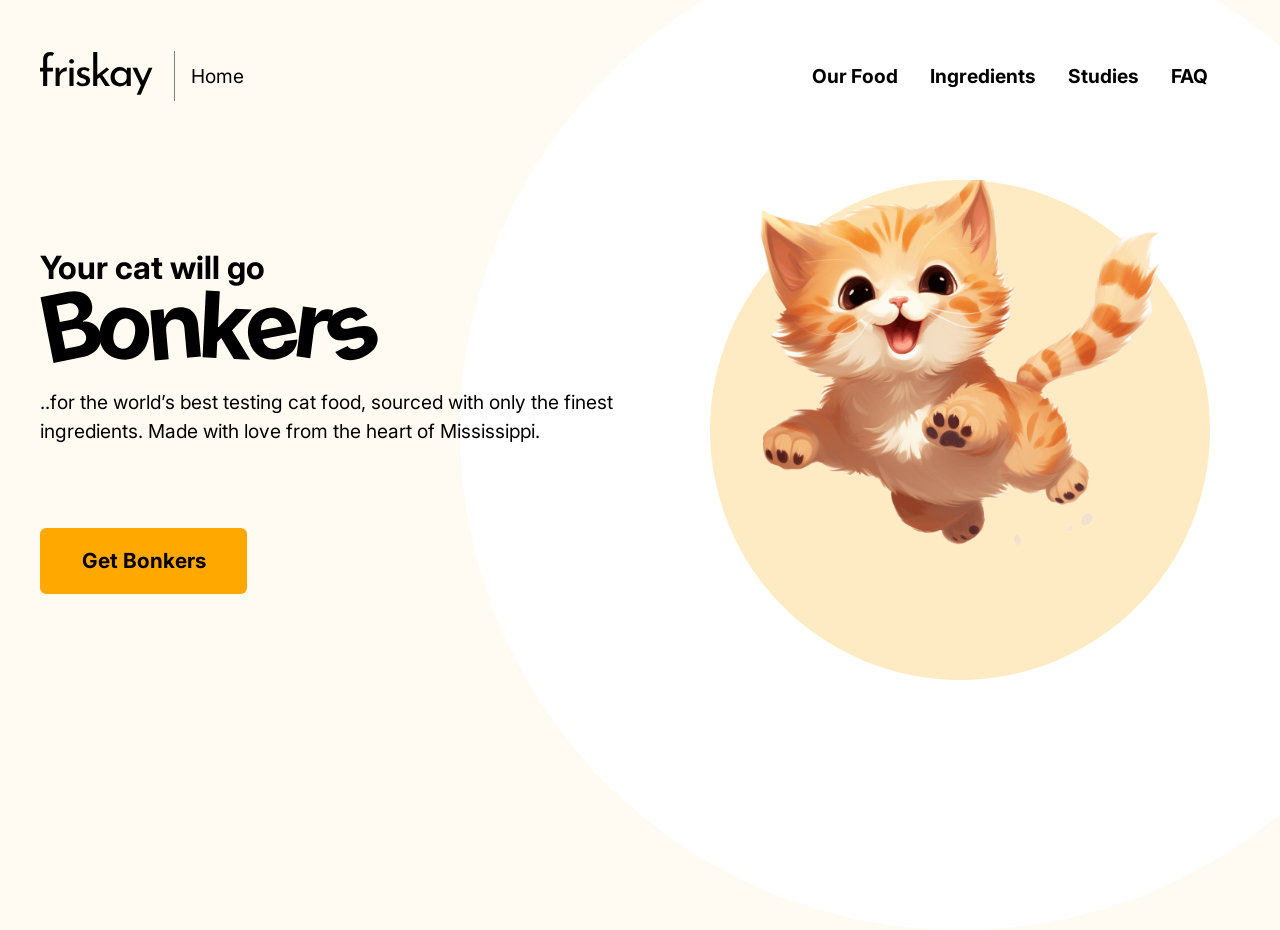
<file: index.html>
<!DOCTYPE html>
<html lang="en">
<head>
    <meta charset="UTF-8">
    <meta name="viewport" content="width=device-width, initial-scale=1.0">
    <title>Document</title>
    <link rel="preconnect" href="https://fonts.googleapis.com">
    <link rel="preconnect" href="https://fonts.gstatic.com" crossorigin>
    <link href="https://fonts.googleapis.com/css2?family=Inter:wght@100..900&display=swap" rel="stylesheet">
    <link rel="stylesheet" href="took.css">
</head>
<body>
    <div class="wrap">
        <header>
            <div class="header-left">
                <a href="took.html">
                    <img src="logo.svg" alt="Friskay logo">
                </a>
                <div class="divider hide-mobile"></div>
                <a href="#" class="home hide-mobile"> Home</a>
            </div>

            <nav>
                <a href="#" class="menu-open hide-desktop">
                    <img src="menu.svg" alt="Open menu">
                </a>
                <ul>
                    <li class="hide-desktop">
                        <a href="#" class="menu-close">
                            <img src="close.svg" alt="Close-menu">
                        </a>
                    </li>
                        <li> <a href="#">Our Food</a></li>
                        <li> <a href="#">Ingredients</a></li>
                        <li> <a href="#">Studies</a></li>
                        <li> <a href="#">FAQ</a></li>                   
                </ul>
            </nav>
        </header>
        
        <main>
            <h1>Your cat will go <img src="bonkers.svg" alt="Text that says bonkers"></h1>
            <p class="subhead">
                ..for the world’s best testing cat food, sourced with 
                only the finest ingredients. Made with love from the 
                heart of Mississippi.
            </p>
            <a href="#" class="primary-cta">Get Bonkers</a>
        </main>

        <div class="cat-container">
            <div class="cat">
                <img src="cat.png" alt="Cat illustration">
                <div class="inner-circle"></div>
                <div class="outer-circle"></div>
            </div>
        </div>
    </div>

    <script>
       const menu = document.querySelector('nav ul');
        const menuBtn = document.querySelector('.menu-open');
        const closeBtn = document.querySelector('.menu-close');

        menuBtn.addEventListener('click', () => {
            menu.classList.add('open')
        })

        closeBtn.addEventListener('click', () => {
            menu.classList.remove('open')
        })
    </script>
</body>

</html>
</file>
<file: took.css>
.hide-mobile {
    display: none;
}

body {
    background-color: #FFFBF3;
    margin: 0;
    font-family: 'Inter';
}

.wrap {
    margin: 2em;
}

header {
    display: flex;
    justify-content:space-between;
}

nav ul {
    background: white;
    position:fixed;
    z-index: 999;
    top: 0;
    right: 0;
    height: 100vh;
    margin: 0;
    list-style: none;
    width: 40%;
    text-align: right;
    padding: 2em;
    transform: translateX(100%);
    transition: transform 0.5s ease-in-out;

    li {
        margin: 2em 0;

        &:nth-of-type(1) {
            margin-bottom: 4em;
        }

        a {
            color: black;
            text-decoration: none;
            font-weight: bold;
            font-size: 1.5rem;

            &:hover {
                text-decoration: underline;
            }
        }
    }
}

.open {
    transform: translateX(0%);
}

h1, p {
    text-align: center;
}

h1 {
    margin-top: 3em;

    img {
        display: block;
        margin: 0 auto;
    }
}

p {
    font-size: 1.2rem;
    line-height: 1.5;
}

a.primary-cta {
    background: #FFA800;
    padding: 1em;
    width: 100%;
    box-sizing: border-box;
    display: block;
    text-align: center;
    text-decoration: none;
    font-weight: bold;
    font-size: 1.3rem;
    color: black;
    border-radius: .3em;
    margin-top: 3em;
}

.cat {
    position: relative;
    height: 500px;
    width: 100%;
    margin-top: 3em;

    img {
        width: 70%;
        position: absolute;
        left: 50%;
        transform: translateX(-50%);
    }

    .inner-circle, .outer-circle {
        position: absolute;
        border-radius: 50%;
        left: 50%;
        top: 50%;
        transform: translate(-50%, -50%);
    }

    .inner-circle {
        background: #FFEBC3;
        width: 300px;
        height: 300px;
        z-index: -1;
    }
    .outer-circle {
        background: white;
        width: 500px;
        height: 500px;
        z-index: -2;
    }
}

@media (min-width: 798px) { 
    .wrap {
        margin: 0 4em;
    }

    .hide-desktop {
        display: none;
    }

    .hide-mobile {
        display: block;
    }

    .header-left {
        display: flex;
        justify-content: space-between;
        align-items: center;
        gap: 1em;
        
        .divider{
            height: 50px;
            width: 5px;
            border-right: 1px solid gray;
        }

        a {
            text-decoration: none;
            color: black;
            font-size: 1.2rem;
        }
    }

    nav ul {
        position: unset;
        background: none;
        display: flex;
        gap: 2em;
        height: auto;
        width: auto;
        transform: translateX(0%);
        
        li a {
            font-size: 1.2rem;
        }
    }
}

@media (min-width: 950px) {
    h1, p {
        text-align: left;
    }

    h1 img {
        margin: 0;
    }

    main {
        width: 50%;
    }

    .cat {
        margin-top: 0;

        .inner-circle {
            width: 500px;
            height: 500px;
        }
        .outer-circle {
            width: 1000px;
            height: 1000px;
        }
    }

    .cat-container {
        position: absolute;
        z-index: -1;
        width: 50%;
        top: 20%;
        right: 0;
    }

}

@media (min-width: 1200px) {

    .wrap {
        margin: 0 auto;
        padding: 0 2em;
        max-width: 1200px;
    }

    a.primary-cta {
        display: inline-block;
        width: auto;
        padding: 1em 2em;
    }

    .cat {
        position: relative;

        img {
            max-width: 400px;
            left: 50%;
        }
    }
}
</file>
